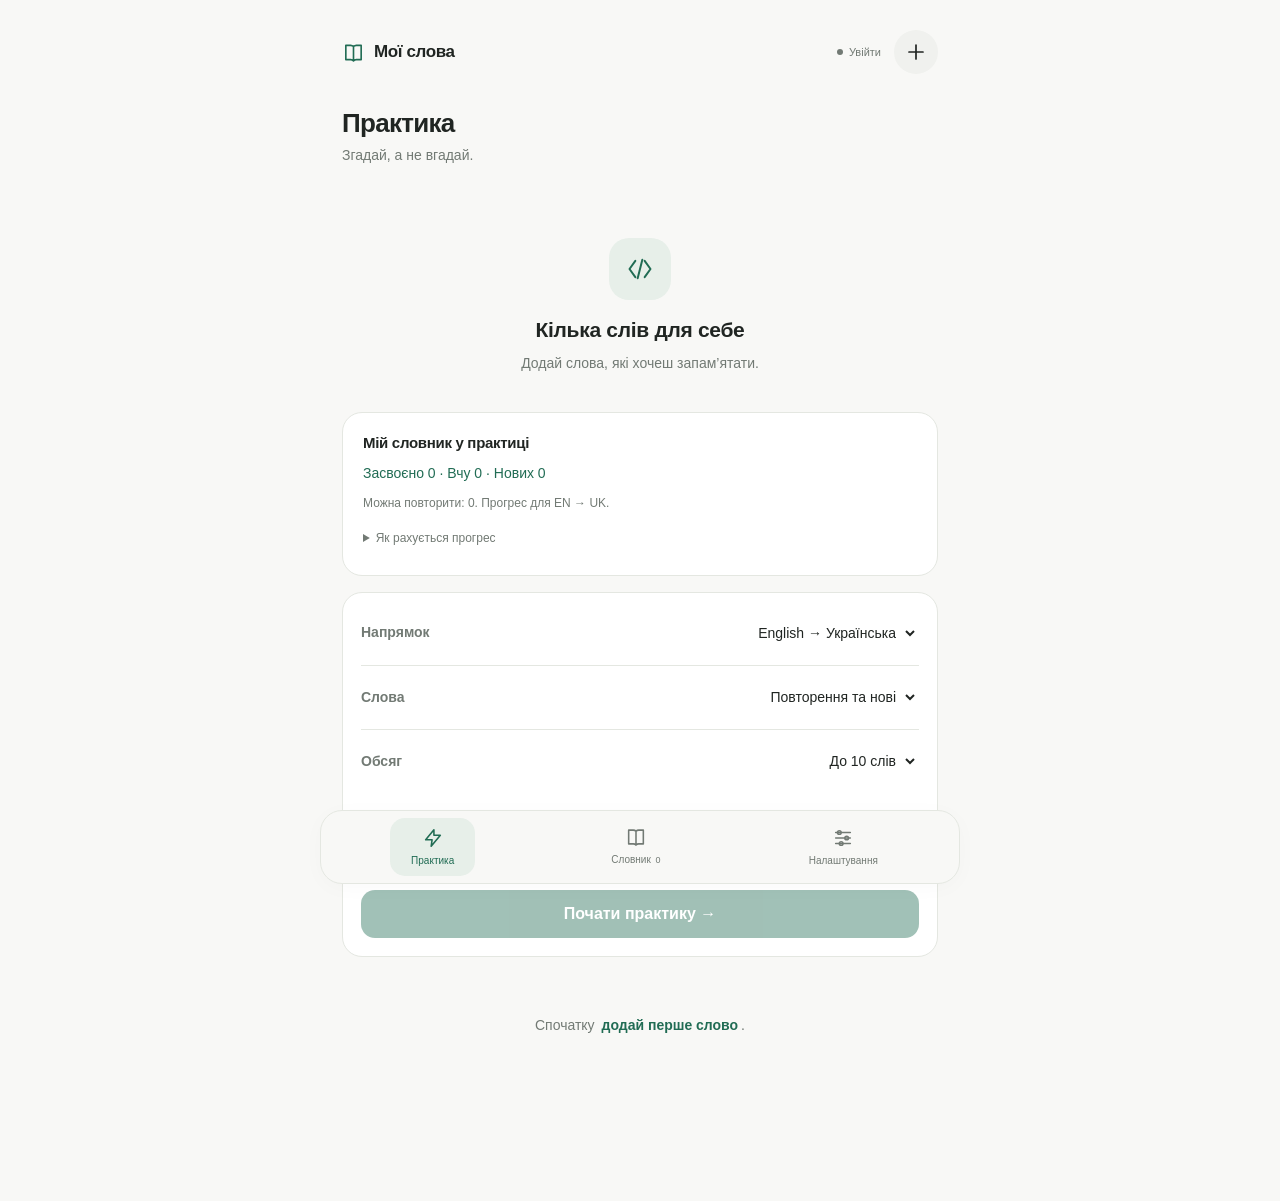
<file: index.html>
<!doctype html>
<html lang="uk">
<head>
  <meta charset="utf-8">
  <meta name="viewport" content="width=device-width, initial-scale=1, viewport-fit=cover">
  <meta name="theme-color" content="#f8f8f6" media="(prefers-color-scheme: light)">
  <meta name="theme-color" content="#212121" media="(prefers-color-scheme: dark)">
  <meta name="description" content="Твій особистий англійський словник. Пригадуй слова, додавай нові й синхронізуй між пристроями.">
  <meta name="apple-mobile-web-app-capable" content="yes">
  <meta name="apple-mobile-web-app-status-bar-style" content="default">
  <meta name="apple-mobile-web-app-title" content="Мої слова">
  <link rel="manifest" href="./manifest.webmanifest">
  <link rel="icon" href="./icons/icon.svg" type="image/svg+xml">
  <link rel="apple-touch-icon" href="./icons/apple-touch-icon.png">
  <link rel="stylesheet" href="./styles.css">
  <title>Мої слова</title>
</head>
<body>
<div class="shell">
  <header class="header">
    <a class="brand" href="./" aria-label="Мої слова — головна"><svg viewBox="0 0 24 24" aria-hidden="true"><path d="M4 4.5h5a4 4 0 0 1 3 1.3 4 4 0 0 1 3-1.3h5v15h-5a4 4 0 0 0-3 1.3 4 4 0 0 0-3-1.3H4zM12 6v14"/></svg>Мої слова</a>
    <div class="header-actions"><button id="account-shortcut" class="sync-chip" type="button" data-state="guest"><span class="sync-dot" aria-hidden="true"></span><span id="sync-chip-label">Увійти</span></button><button id="quick-add" type="button" class="icon-button" aria-label="Швидко додати слово"><svg viewBox="0 0 24 24" aria-hidden="true"><path d="M12 5v14M5 12h14"/></svg></button></div>
  </header>
  <aside id="storage-warning" class="notice danger" hidden><p id="storage-warning-text"></p><button id="reload" class="secondary" type="button">Перезавантажити</button></aside>
  <aside id="update-notice" class="notice" hidden><p>Доступна нова версія.</p><button id="update" class="text-button" type="button">Оновити застосунок</button></aside>
  <aside id="sync-alert" class="notice danger" hidden><p id="sync-alert-text"></p><button id="show-sync" class="text-button" type="button">Переглянути</button></aside>
  <main id="main">
    <section id="quiz-view" aria-labelledby="quiz-title">
      <div id="quiz-setup">
        <div class="page-heading"><div><h1 id="quiz-title">Практика</h1><p class="muted">Згадай, а не вгадай.</p></div></div>
        <div class="practice-intro"><div class="practice-mark" aria-hidden="true"><svg viewBox="0 0 24 24"><path d="m8 5-5 7 5 7M16 5l5 7-5 7M14 4l-4 16"/></svg></div><h2>Кілька слів для себе</h2><p id="available-count" class="muted"></p></div>
        <div class="panel progress-overview"><h2>Мій словник у практиці</h2><p id="progress-summary"></p><p id="review-summary" class="hint"></p><details class="progress-help"><summary>Як рахується прогрес</summary><p class="hint">Для кожного напрямку окремо. Після правильних повторень перерви зростають: 1, 3, 7, 14 і 30 днів. Після п’ятого такого пригадування — «Засвоєно». Додаткові відповіді до цієї дати додаються до лічильника, але не підвищують рівень. Помилка повертає слово до «Вчу» й пропонує повторення через 10 хвилин; попередні відповіді залишаються. «Засвоєно» — орієнтир, а не гарантія пам’яті.</p></details></div>
        <form id="start-form" class="panel practice-options"><div class="option-row"><label for="direction">Напрямок</label><select id="direction"><option value="en-uk">English → Українська</option><option value="uk-en">Українська → English</option></select></div><div class="option-row"><label for="practice-pool">Слова</label><select id="practice-pool"><option value="recommended">Повторення та нові</option><option value="all">Усі слова</option></select></div><div class="option-row"><label for="quiz-size">Обсяг</label><select id="quiz-size"><option value="10">До 10 слів</option><option value="20">До 20 слів</option><option value="all">Увесь словник</option></select></div><label class="checkbox-row"><input id="sentence-enabled" type="checkbox" checked>Іноді складати речення з ШІ</label><p id="sentence-mode-hint" class="hint"></p><button id="start" class="primary full" type="submit">Почати практику <span aria-hidden="true">→</span></button></form>
        <p id="practice-hint" class="hint center"></p><p id="quiz-empty" class="empty">Спочатку <button type="button" class="text-button" id="add-first">додай перше слово</button>.</p>
        <p id="last-quiz" class="footnote center"></p>
      </div>
      <div id="quiz-active" hidden><div class="section-line quiz-toolbar"><span id="quiz-progress" class="eyebrow"></span><button id="end-quiz" class="text-button" type="button">Завершити</button></div><progress id="progress" value="0" max="1" aria-label="Прогрес квізу"></progress><div class="question-panel"><p id="answer-language" class="muted"></p><h1 id="question" dir="auto"></h1><form id="answer-form"><label class="sr-only" for="answer">Твоя відповідь</label><input id="answer" type="text" placeholder="Твоя відповідь…" autocomplete="off" autocorrect="off" autocapitalize="none" spellcheck="false" enterkeyhint="go" maxlength="500" required><button id="check" class="primary full" type="submit">Перевірити</button></form><button id="skip" type="button" class="text-button skip">Не пам’ятаю</button><div id="feedback" class="feedback" role="status" aria-live="polite" hidden><h2 id="feedback-title"></h2><p id="expected"></p><p id="answer-progress" class="hint"></p><div id="quiz-example" class="quiz-example" hidden></div><button id="accept" class="secondary full" type="button">Зарахувати мою відповідь</button><button id="write-sentence" type="button" class="text-button full">Скласти речення з цим словом</button><button id="next" class="primary full" type="button">Наступне слово →</button></div></div></div>
      <div id="quiz-sentence" hidden aria-labelledby="sentence-title"><div class="section-line quiz-toolbar"><span class="eyebrow">СЛОВО В РЕЧЕННІ</span><button id="sentence-end" type="button" class="text-button">Завершити</button></div><div class="sentence-panel"><h1 id="sentence-title">Склади одне речення</h1><p id="sentence-word" class="sentence-target" lang="en"></p><p id="sentence-meaning" class="muted"></p><form id="sentence-form"><label for="sentence-input">Твоє речення англійською</label><textarea id="sentence-input" rows="4" minlength="8" maxlength="800" lang="en" placeholder="Write your sentence…" autocomplete="off" autocorrect="off" autocapitalize="sentences" spellcheck="false" required></textarea><p class="hint">Після натискання слово, його значення, Pattern і твоє речення надсилаються до Groq для перевірки. Не додавай особисті дані. Оцінка ШІ не змінює прогрес слова.</p><button id="sentence-check" type="submit" class="primary full">Перевірити речення</button></form><p id="sentence-error" class="sentence-error" role="status" aria-live="polite"></p><div id="sentence-result" class="feedback" hidden role="status" aria-live="polite"><h2 id="sentence-verdict"></h2><p id="sentence-explanation"></p><div id="sentence-correction-wrap"><p class="hint">Мінімальне виправлення</p><p id="sentence-correction" class="sentence-example" lang="en"></p></div><ul id="sentence-issues"></ul><details id="sentence-natural-wrap"><summary>Інший варіант · необов’язково</summary><p id="sentence-natural" class="sentence-example" lang="en"></p></details><p class="hint">ШІ може помилятися. Це підказка для практики, а не остаточна оцінка.</p></div><button id="sentence-continue" class="secondary full" type="button">Пропустити й далі →</button></div></div>
      <div id="quiz-result" hidden tabindex="-1"><div class="page-heading"><h1>Практику завершено ✓</h1></div><div class="panel result-panel"><p id="result-score" class="score"></p><p id="result-description" class="muted"></p><div class="button-row"><button id="again" class="primary" type="button">Новий квіз</button><button id="retry" class="secondary" type="button">Повторити помилки</button></div></div><div id="mistakes"></div></div>
    </section>
    <section id="words-view" aria-labelledby="words-title" hidden><div class="page-heading"><div><h1 id="words-title">Словник</h1><p id="list-count" class="muted"></p></div><button id="add-word" class="primary compact" type="button"><span aria-hidden="true">+</span> Додати</button></div><label class="sr-only" for="search">Пошук у словнику</label><div class="search-wrap"><svg viewBox="0 0 24 24" aria-hidden="true"><circle cx="10.5" cy="10.5" r="6.5"/><path d="m16 16 4.5 4.5"/></svg><input id="search" type="search" placeholder="Пошук слова або перекладу" autocomplete="off"></div><ul id="word-list" class="word-list"></ul><p id="list-empty" class="empty"></p></section>
    <section id="backup-view" aria-labelledby="backup-title" hidden><div class="page-heading"><div><h1 id="backup-title">Налаштування</h1><p class="muted">Акаунт, синхронізація й копії.</p></div></div>
      <div class="panel"><div class="section-line"><h2>Мій акаунт</h2><button id="sync-now" class="text-button" type="button" hidden>Синхронізувати ↻</button></div><p id="sync-status" class="account-status" role="status"></p><p id="account-description" class="hint"></p><form id="login-form"><label for="login-email">Пошта</label><input id="login-email" type="email" autocomplete="username" autocapitalize="none" autocorrect="off" required><label for="login-password">Пароль словника</label><input id="login-password" type="password" autocomplete="current-password" minlength="6" required><button id="login" class="primary full" type="submit">Увійти</button><p class="hint">Використай пошту й пароль користувача словника. Після першого входу локальні слова додадуться до хмари.</p></form><div id="signed-in" hidden><p id="account-email"></p><button id="logout" class="secondary full" type="button">Вийти на цьому пристрої</button></div></div>
      <div id="sync-conflicts" class="panel" hidden><h2>Обери версію слова</h2><p class="hint">Є зміни з двох пристроїв. За потреби збережи JSON-копію перед вибором.</p><div id="conflict-list"></div></div>
      <div class="panel"><h2>Резервна копія</h2><p class="muted small">Збережи слова й прогрес у JSON-файл. Старі копії теж підходять.</p><button id="export" class="secondary full" type="button">Завантажити JSON ↓</button><button id="export-raw" class="secondary full" type="button" hidden>Зберегти пошкоджені дані</button><p id="export-note" class="hint">Перевір завантаження у застосунку «Файли».</p><details class="settings-details"><summary>Відновити з JSON</summary><form id="import-form"><label for="import-file">Файл резервної копії</label><input id="import-file" type="file" accept=".json,application/json" required><label for="import-mode">Як відновити</label><select id="import-mode"><option value="merge">Додати до мого словника</option><option value="replace">Замінити весь словник</option></select><p class="hint">Додавання пропускає точні дублікати. Заміна слів пошириться на інші пристрої. Історія прогресу з копії об’єднається з наявною без повторного підрахунку; заміна її не стирає.</p><button id="import" class="secondary full" type="submit">Імпортувати</button></form></details></div>
      <details class="panel settings-details about"><summary>Про збереження даних</summary><p>Без інтернету працює локальна копія. Зміни передаються після підключення й відкриття застосунку. Прогрес слів синхронізується; підсумок останнього квізу залишається на пристрої. Прогрес починається з цього оновлення: старі підсумки не містять відповідей для кожного слова. Зміна слова або перекладу починає прогрес цієї картки заново; редагування прикладу, категорії чи Pattern його зберігає.</p><p>Вихід не видаляє локальні слова. Очищення даних браузера чи видалення застосунку можуть прибрати ще не передані зміни. Час від часу зберігай JSON-копію.</p><p>Safari та встановлений застосунок можуть мати окремі дані. Для синхронізації увійди з тією самою поштою.</p></details>
      <footer><span>Мої слова · v3.5.0</span><span id="offline-status" role="status"></span></footer>
    </section>
  </main>
</div>
<nav class="bottom-nav" aria-label="Розділи"><button type="button" data-tab="quiz" aria-current="page"><svg viewBox="0 0 24 24" aria-hidden="true"><path d="m13 3-9 11h7l-1 7 10-12h-7z"/></svg><span>Практика</span></button><button type="button" data-tab="words"><svg viewBox="0 0 24 24" aria-hidden="true"><path d="M4 4.5h5a4 4 0 0 1 3 1.3 4 4 0 0 1 3-1.3h5v15h-5a4 4 0 0 0-3 1.3 4 4 0 0 0-3-1.3H4zM12 6v14"/></svg><span>Словник <span id="word-count" class="nav-count">0</span></span></button><button type="button" data-tab="backup"><svg viewBox="0 0 24 24" aria-hidden="true"><path d="M4 6h16M4 12h16M4 18h16"/><circle cx="8" cy="6" r="2"/><circle cx="16" cy="12" r="2"/><circle cx="10" cy="18" r="2"/></svg><span>Налаштування</span></button></nav>
<dialog id="word-editor" class="editor" aria-labelledby="form-title"><div class="sheet-handle" aria-hidden="true"></div><div class="editor-heading"><h2 id="form-title">Додати слово</h2><button id="close-editor" class="icon-button" type="button" aria-label="Закрити форму"><svg viewBox="0 0 24 24" aria-hidden="true"><path d="m6 6 12 12M18 6 6 18"/></svg></button></div><form id="word-form"><label for="english">Англійське слово або вираз</label><input id="english" placeholder="Наприклад, flood" maxlength="500" lang="en" autocomplete="off" autocorrect="off" autocapitalize="none" spellcheck="false" enterkeyhint="next" required><label for="ukrainian">Український переклад</label><input id="ukrainian" placeholder="затоплювати; затопити" maxlength="500" lang="uk" autocomplete="off" enterkeyhint="done" required><p class="hint">Кілька правильних відповідей розділяй <strong>;</strong></p><label for="category">Категорія</label><select id="category" required><option value="" disabled>Обери категорію</option><option value="word" selected>Word — слово</option><option value="phrasal_verb">Phrasal Verb — фразове дієслово</option><option value="collocation">Collocation — колокація</option><option value="expression">Expression — вираз</option></select><div id="pos-row"><label for="part-of-speech">Частина мови · необов’язково</label><select id="part-of-speech"><option value="">Не вказано</option><option value="noun">Іменник</option><option value="verb">Дієслово</option><option value="adjective">Прикметник</option><option value="adverb">Прислівник</option><option value="other">Інше</option></select></div><label for="pattern">Pattern — конструкція · необов’язково</label><textarea id="pattern" maxlength="1000" rows="2" lang="en" placeholder="give in to someone/something"></textarea><p class="hint">Кілька конструкцій — кожну з нового рядка.</p><details class="example-editor"><summary>Приклад і примітка · необов’язково</summary><label for="example-en">Речення англійською</label><textarea id="example-en" maxlength="2000" rows="2" lang="en"></textarea><label for="example-uk">Переклад речення</label><textarea id="example-uk" maxlength="2000" rows="2" lang="uk"></textarea><label for="word-note">Примітка</label><textarea id="word-note" maxlength="500" rows="2" lang="uk"></textarea></details><label id="add-another-row" class="checkbox-row"><input id="add-another" type="checkbox" checked>Додати ще одне після збереження</label><div class="button-row editor-buttons"><button id="cancel-edit" class="secondary" type="button">Скасувати</button><button id="save-word" class="primary" type="submit">Додати</button></div></form><p id="editor-message" class="editor-message" role="status" aria-live="polite"></p></dialog>
<div id="toast" role="status" aria-live="polite" hidden></div><noscript>Для словника потрібен JavaScript. Увімкни його в налаштуваннях браузера.</noscript><script type="module" src="./app.js"></script>
</body>
</html>
</file>
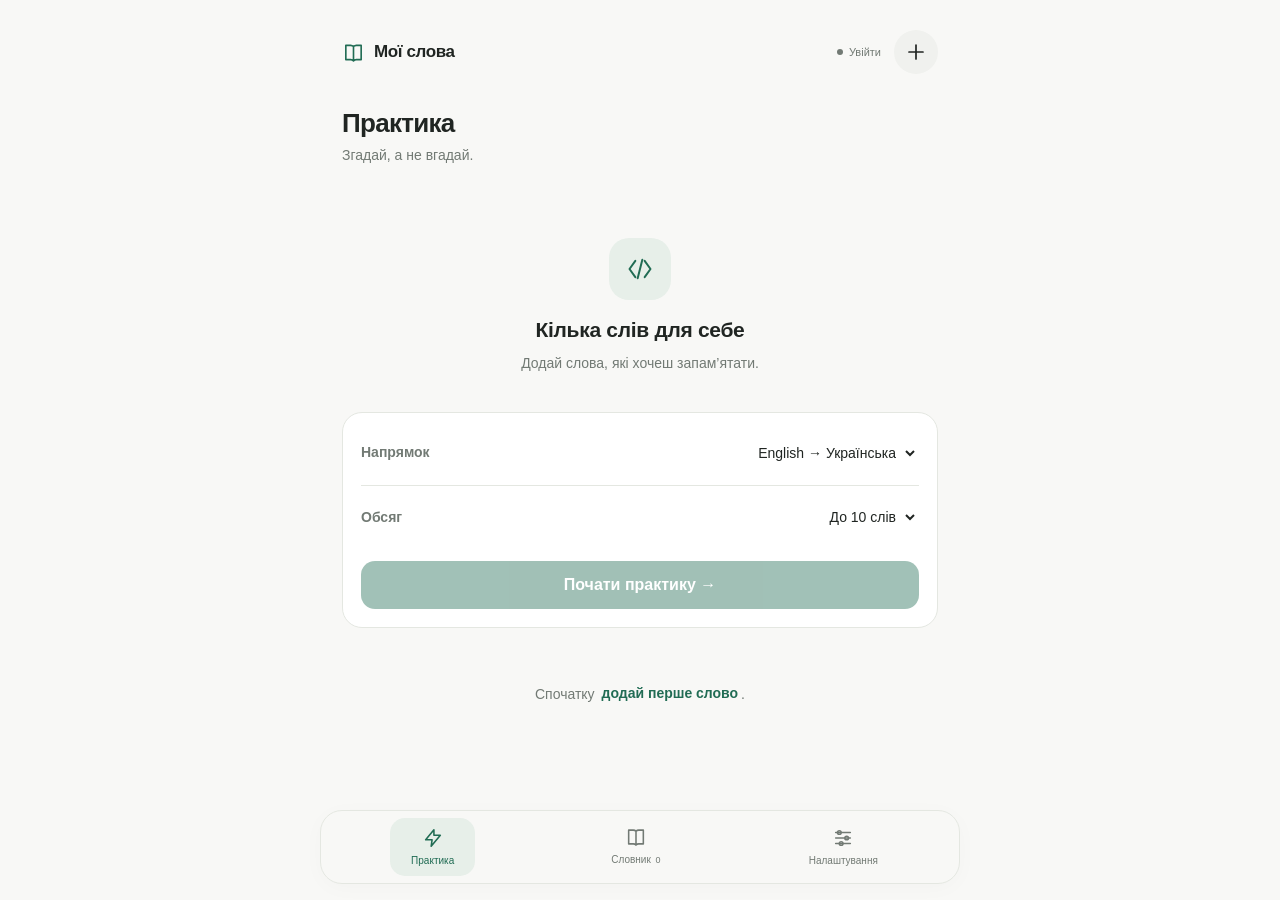
<file: website/index.html>
<!doctype html>
<html lang="uk">
<head>
  <meta charset="utf-8">
  <meta name="viewport" content="width=device-width, initial-scale=1, viewport-fit=cover">
  <meta name="theme-color" content="#f8f8f6" media="(prefers-color-scheme: light)">
  <meta name="theme-color" content="#212121" media="(prefers-color-scheme: dark)">
  <meta name="description" content="Твій особистий англійський словник. Пригадуй слова, додавай нові й синхронізуй між пристроями.">
  <meta name="apple-mobile-web-app-capable" content="yes">
  <meta name="apple-mobile-web-app-status-bar-style" content="default">
  <meta name="apple-mobile-web-app-title" content="Мої слова">
  <link rel="manifest" href="./manifest.webmanifest">
  <link rel="icon" href="./icons/icon.svg" type="image/svg+xml">
  <link rel="apple-touch-icon" href="./icons/apple-touch-icon.png">
  <link rel="stylesheet" href="./styles.css">
  <title>Мої слова</title>
</head>
<body>
<div class="shell">
  <header class="header">
    <a class="brand" href="./" aria-label="Мої слова — головна"><svg viewBox="0 0 24 24" aria-hidden="true"><path d="M4 4.5h5a4 4 0 0 1 3 1.3 4 4 0 0 1 3-1.3h5v15h-5a4 4 0 0 0-3 1.3 4 4 0 0 0-3-1.3H4zM12 6v14"/></svg>Мої слова</a>
    <div class="header-actions"><button id="account-shortcut" class="sync-chip" type="button" data-state="guest"><span class="sync-dot" aria-hidden="true"></span><span id="sync-chip-label">Увійти</span></button><button id="quick-add" type="button" class="icon-button" aria-label="Швидко додати слово"><svg viewBox="0 0 24 24" aria-hidden="true"><path d="M12 5v14M5 12h14"/></svg></button></div>
  </header>
  <aside id="storage-warning" class="notice danger" hidden><p id="storage-warning-text"></p><button id="reload" class="secondary" type="button">Перезавантажити</button></aside>
  <aside id="update-notice" class="notice" hidden><p>Доступна нова версія.</p><button id="update" class="text-button" type="button">Оновити застосунок</button></aside>
  <aside id="sync-alert" class="notice danger" hidden><p id="sync-alert-text"></p><button id="show-sync" class="text-button" type="button">Переглянути</button></aside>
  <main id="main">
    <section id="quiz-view" aria-labelledby="quiz-title">
      <div id="quiz-setup">
        <div class="page-heading"><div><h1 id="quiz-title">Практика</h1><p class="muted">Згадай, а не вгадай.</p></div></div>
        <div class="practice-intro"><div class="practice-mark" aria-hidden="true"><svg viewBox="0 0 24 24"><path d="m8 5-5 7 5 7M16 5l5 7-5 7M14 4l-4 16"/></svg></div><h2>Кілька слів для себе</h2><p id="available-count" class="muted"></p></div>
        <form id="start-form" class="panel practice-options"><div class="option-row"><label for="direction">Напрямок</label><select id="direction"><option value="en-uk">English → Українська</option><option value="uk-en">Українська → English</option></select></div><div class="option-row"><label for="quiz-size">Обсяг</label><select id="quiz-size"><option value="10">До 10 слів</option><option value="20">До 20 слів</option><option value="all">Увесь словник</option></select></div><button id="start" class="primary full" type="submit">Почати практику <span aria-hidden="true">→</span></button></form>
        <p id="quiz-empty" class="empty">Спочатку <button type="button" class="text-button" id="add-first">додай перше слово</button>.</p>
        <p id="last-quiz" class="footnote center"></p>
      </div>
      <div id="quiz-active" hidden><div class="section-line quiz-toolbar"><span id="quiz-progress" class="eyebrow"></span><button id="end-quiz" class="text-button" type="button">Завершити</button></div><progress id="progress" value="0" max="1" aria-label="Прогрес квізу"></progress><div class="question-panel"><p id="answer-language" class="muted"></p><h1 id="question" dir="auto"></h1><form id="answer-form"><label class="sr-only" for="answer">Твоя відповідь</label><input id="answer" type="text" placeholder="Твоя відповідь…" autocomplete="off" autocorrect="off" autocapitalize="none" spellcheck="false" enterkeyhint="go" maxlength="500" required><button id="check" class="primary full" type="submit">Перевірити</button></form><button id="skip" type="button" class="text-button skip">Не пам’ятаю</button><div id="feedback" class="feedback" role="status" aria-live="polite" hidden><h2 id="feedback-title"></h2><p id="expected"></p><div id="quiz-example" class="quiz-example" hidden></div><button id="accept" class="secondary full" type="button">Зарахувати мою відповідь</button><button id="next" class="primary full" type="button">Наступне слово →</button></div></div></div>
      <div id="quiz-result" hidden tabindex="-1"><div class="page-heading"><h1>Готово на сьогодні ✓</h1></div><div class="panel result-panel"><p id="result-score" class="score"></p><p id="result-description" class="muted"></p><div class="button-row"><button id="again" class="primary" type="button">Новий квіз</button><button id="retry" class="secondary" type="button">Повторити помилки</button></div></div><div id="mistakes"></div></div>
    </section>
    <section id="words-view" aria-labelledby="words-title" hidden><div class="page-heading"><div><h1 id="words-title">Словник</h1><p id="list-count" class="muted"></p></div><button id="add-word" class="primary compact" type="button"><span aria-hidden="true">+</span> Додати</button></div><label class="sr-only" for="search">Пошук у словнику</label><div class="search-wrap"><svg viewBox="0 0 24 24" aria-hidden="true"><circle cx="10.5" cy="10.5" r="6.5"/><path d="m16 16 4.5 4.5"/></svg><input id="search" type="search" placeholder="Пошук слова або перекладу" autocomplete="off"></div><ul id="word-list" class="word-list"></ul><p id="list-empty" class="empty"></p></section>
    <section id="backup-view" aria-labelledby="backup-title" hidden><div class="page-heading"><div><h1 id="backup-title">Налаштування</h1><p class="muted">Акаунт, синхронізація й копії.</p></div></div>
      <div class="panel"><div class="section-line"><h2>Мій акаунт</h2><button id="sync-now" class="text-button" type="button" hidden>Синхронізувати ↻</button></div><p id="sync-status" class="account-status" role="status"></p><p id="account-description" class="hint"></p><form id="login-form"><label for="login-email">Пошта</label><input id="login-email" type="email" autocomplete="username" autocapitalize="none" autocorrect="off" required><label for="login-password">Пароль словника</label><input id="login-password" type="password" autocomplete="current-password" minlength="6" required><button id="login" class="primary full" type="submit">Увійти</button><p class="hint">Використай пошту й пароль користувача словника. Після першого входу локальні слова додадуться до хмари.</p></form><div id="signed-in" hidden><p id="account-email"></p><button id="logout" class="secondary full" type="button">Вийти на цьому пристрої</button></div></div>
      <div id="sync-conflicts" class="panel" hidden><h2>Обери версію слова</h2><p class="hint">Є зміни з двох пристроїв. За потреби збережи JSON-копію перед вибором.</p><div id="conflict-list"></div></div>
      <div class="panel"><h2>Резервна копія</h2><p class="muted small">Збережи слова у JSON-файл. Старі копії теж підходять.</p><button id="export" class="secondary full" type="button">Завантажити JSON ↓</button><button id="export-raw" class="secondary full" type="button" hidden>Зберегти пошкоджені дані</button><p id="export-note" class="hint">Перевір завантаження у застосунку «Файли».</p><details class="settings-details"><summary>Відновити з JSON</summary><form id="import-form"><label for="import-file">Файл резервної копії</label><input id="import-file" type="file" accept=".json,application/json" required><label for="import-mode">Як відновити</label><select id="import-mode"><option value="merge">Додати до мого словника</option><option value="replace">Замінити весь словник</option></select><p class="hint">Додавання пропускає точні дублікати. Заміна після синхронізації пошириться на інші пристрої.</p><button id="import" class="secondary full" type="submit">Імпортувати</button></form></details></div>
      <details class="panel settings-details about"><summary>Про збереження даних</summary><p>Без інтернету працює локальна копія. Зміни передаються після підключення й відкриття застосунку. Підсумки квізу залишаються на пристрої.</p><p>Вихід не видаляє локальні слова. Очищення даних браузера чи видалення застосунку можуть прибрати ще не передані зміни. Час від часу зберігай JSON-копію.</p><p>Safari та встановлений застосунок можуть мати окремі дані. Для синхронізації увійди з тією самою поштою.</p></details>
      <footer><span>Мої слова · v3.1.0</span><span id="offline-status" role="status"></span></footer>
    </section>
  </main>
</div>
<nav class="bottom-nav" aria-label="Розділи"><button type="button" data-tab="quiz" aria-current="page"><svg viewBox="0 0 24 24" aria-hidden="true"><path d="m13 3-9 11h7l-1 7 10-12h-7z"/></svg><span>Практика</span></button><button type="button" data-tab="words"><svg viewBox="0 0 24 24" aria-hidden="true"><path d="M4 4.5h5a4 4 0 0 1 3 1.3 4 4 0 0 1 3-1.3h5v15h-5a4 4 0 0 0-3 1.3 4 4 0 0 0-3-1.3H4zM12 6v14"/></svg><span>Словник <span id="word-count" class="nav-count">0</span></span></button><button type="button" data-tab="backup"><svg viewBox="0 0 24 24" aria-hidden="true"><path d="M4 6h16M4 12h16M4 18h16"/><circle cx="8" cy="6" r="2"/><circle cx="16" cy="12" r="2"/><circle cx="10" cy="18" r="2"/></svg><span>Налаштування</span></button></nav>
<dialog id="word-editor" class="editor" aria-labelledby="form-title"><div class="sheet-handle" aria-hidden="true"></div><div class="editor-heading"><h2 id="form-title">Додати слово</h2><button id="close-editor" class="icon-button" type="button" aria-label="Закрити форму"><svg viewBox="0 0 24 24" aria-hidden="true"><path d="m6 6 12 12M18 6 6 18"/></svg></button></div><form id="word-form"><label for="english">Англійське слово або вираз</label><input id="english" placeholder="Наприклад, flood" maxlength="500" lang="en" autocomplete="off" autocorrect="off" autocapitalize="none" spellcheck="false" enterkeyhint="next" required><label for="ukrainian">Український переклад</label><input id="ukrainian" placeholder="затоплювати; затопити" maxlength="500" lang="uk" autocomplete="off" enterkeyhint="done" required><p class="hint">Кілька правильних відповідей розділяй <strong>;</strong></p><details class="example-editor"><summary>Приклад і примітка · необов’язково</summary><label for="example-en">Речення англійською</label><textarea id="example-en" maxlength="2000" rows="2" lang="en"></textarea><label for="example-uk">Переклад речення</label><textarea id="example-uk" maxlength="2000" rows="2" lang="uk"></textarea><label for="word-note">Примітка</label><textarea id="word-note" maxlength="500" rows="2" lang="uk"></textarea></details><label id="add-another-row" class="checkbox-row"><input id="add-another" type="checkbox" checked>Додати ще одне після збереження</label><div class="button-row editor-buttons"><button id="cancel-edit" class="secondary" type="button">Скасувати</button><button id="save-word" class="primary" type="submit">Додати</button></div></form><p id="editor-message" class="editor-message" role="status" aria-live="polite"></p></dialog>
<div id="toast" role="status" aria-live="polite" hidden></div><noscript>Для словника потрібен JavaScript. Увімкни його в налаштуваннях браузера.</noscript><script type="module" src="./app.js"></script>
</body>
</html>
</file>
<file: styles.css>
:root{color-scheme:light dark;--bg:#f8f8f6;--surface:#fff;--field:#f0f1ee;--ink:#202522;--muted:#727a74;--line:#e4e7e1;--accent:#216c54;--tint:#e7efe9;--button:#216c54;--on-button:#fff;--danger:#a23e34;--danger-bg:#fff1ec;--shadow:0 -8px 48px #20252212;font-family:-apple-system,BlinkMacSystemFont,"Segoe UI",sans-serif;font-size:16px;-webkit-text-size-adjust:100%}*{box-sizing:border-box}[hidden]{display:none!important}body{margin:0;background:var(--bg);color:var(--ink);line-height:1.5}button,input,select{font:inherit}button,a,input,select,summary{-webkit-tap-highlight-color:transparent}button{border:0;cursor:pointer;min-height:44px;padding:12px 16px;border-radius:14px;font-weight:600;color:var(--ink);background:transparent;touch-action:manipulation}button:disabled{opacity:.42;cursor:default}button:focus-visible,a:focus-visible,input:focus-visible,select:focus-visible,summary:focus-visible{outline:3px solid var(--accent);outline-offset:3px}svg{width:24px;height:24px;fill:none;stroke:currentColor;stroke-width:1.7;stroke-linecap:round;stroke-linejoin:round;flex-shrink:0}h1,h2,p{margin:0}h1{font-size:26px;line-height:1.2;letter-spacing:-.7px;font-weight:650}h2{font-size:18px;line-height:1.35;letter-spacing:-.3px;font-weight:600}input,select{min-height:50px;width:100%;border:1px solid transparent;border-radius:14px;background:var(--field);color:var(--ink);padding:13px 14px;font-size:16px}input::placeholder{color:var(--muted);opacity:.85}input:focus,select:focus{border-color:var(--accent);outline:none}label{display:block;font-size:13px;font-weight:550;margin:18px 0 8px}input[type=file]{font-size:13px;padding:12px;overflow:hidden}input[type=checkbox]{width:19px;min-height:19px;height:19px;margin:0;accent-color:var(--accent);flex-shrink:0}.shell{max-width:640px;padding:0 22px;margin:auto}.header{display:flex;justify-content:space-between;align-items:center;gap:12px;padding:22px 0 26px;padding-top:max(22px,env(safe-area-inset-top))}.brand{color:var(--ink);font-size:17px;letter-spacing:-.4px;font-weight:650;text-decoration:none;display:flex;align-items:center;gap:9px;white-space:nowrap}.brand svg{width:23px;height:23px;color:var(--accent)}.header-actions{display:flex;align-items:center;gap:5px}.icon-button{display:grid;place-items:center;width:44px;height:44px;padding:10px;border-radius:50%;background:var(--field)}.sync-chip{display:flex;align-items:center;gap:6px;font-size:11px;font-weight:500;max-width:154px;padding:8px;min-height:44px;color:var(--muted)}#sync-chip-label{overflow:hidden;text-overflow:ellipsis;white-space:nowrap}.sync-dot{width:6px;height:6px;border-radius:50%;background:var(--muted);flex-shrink:0}.sync-chip[data-state=synced] .sync-dot{background:var(--accent)}.sync-chip[data-state=pending] .sync-dot,.sync-chip[data-state=busy] .sync-dot{background:#bd862e}.sync-chip[data-state=error] .sync-dot{background:var(--danger)}main{padding-bottom:calc(106px + env(safe-area-inset-bottom))}.page-heading{display:flex;align-items:center;justify-content:space-between;gap:16px;margin-bottom:24px}.page-heading .muted{font-size:14px;margin-top:6px}.muted{color:var(--muted)}.small{font-size:14px}.hint{color:var(--muted);font-size:12px;line-height:1.6;margin-top:10px}.footnote{font-size:12px;color:var(--muted);margin-top:20px}.center{text-align:center}.panel{background:var(--surface);padding:20px;border-radius:20px;margin-bottom:16px;border:1px solid var(--line)}.primary{color:var(--on-button);background:var(--button)}.secondary{color:var(--ink);background:var(--field)}.text-button{color:var(--accent);font-size:14px;font-weight:550;padding:6px 3px}.compact{font-size:14px;min-height:44px;padding:10px 14px}.full{width:100%;margin-top:16px}.button-row{display:flex;gap:10px;flex-wrap:wrap;margin-top:18px}.button-row button{flex:1}.practice-intro{text-align:center;padding:25px 0 30px}.practice-mark{margin:0 auto 16px;display:grid;place-items:center;border-radius:20px;width:62px;height:62px;background:var(--tint);color:var(--accent)}.practice-mark svg{width:28px;height:28px}.practice-intro h2{font-size:21px;margin-bottom:8px}.practice-intro p{font-size:14px}.practice-options{padding:8px 18px 18px}.option-row{display:flex;align-items:center;gap:12px;min-height:64px}.option-row+.option-row{border-top:1px solid var(--line)}.option-row label{margin:0;color:var(--muted);font-size:14px;min-width:78px}.option-row select{font-size:14px;background:transparent;text-align:right;padding:10px 6px;min-height:44px}.practice-options .primary{margin-top:12px}.empty{text-align:center;font-size:14px;color:var(--muted);padding:28px 10px}.empty .text-button{font-size:14px}.search-wrap{position:relative}.search-wrap svg{position:absolute;top:15px;left:14px;width:20px;height:20px;color:var(--muted);pointer-events:none}.search-wrap input{padding-left:43px}.word-list{list-style:none;margin:12px 0 0;padding:0}.word-list li{padding:15px 0;border-bottom:1px solid var(--line);display:flex;align-items:center;justify-content:space-between;gap:16px}.word-content{min-width:0;overflow-wrap:anywhere}.word-content strong{display:block;font-weight:600;font-size:17px;line-height:1.4}.word-content p{font-size:14px;line-height:1.45;color:var(--muted);margin-top:4px;white-space:pre-line}.word-menu{position:relative;flex-shrink:0}.word-menu summary{list-style:none;width:44px;height:44px;display:grid;place-items:center;font-size:25px;letter-spacing:1px;color:var(--muted);border-radius:50%;cursor:pointer}.word-menu summary::-webkit-details-marker{display:none}.word-menu[open] summary{background:var(--field);color:var(--ink)}.word-actions{position:absolute;top:46px;right:0;min-width:170px;z-index:10;border-radius:14px;padding:6px;background:var(--surface);border:1px solid var(--line);box-shadow:0 8px 26px #0002}.word-actions button{display:block;width:100%;text-align:left;font-size:14px;border-radius:10px}.word-actions button:hover{background:var(--field)}.word-actions .delete{color:var(--danger)}.bottom-nav{position:fixed;bottom:0;left:50%;transform:translateX(-50%);width:100%;max-width:640px;display:flex;justify-content:space-around;background:var(--bg);border-top:1px solid var(--line);padding:7px 10px calc(7px + env(safe-area-inset-bottom));z-index:20}.bottom-nav button{display:flex;flex-direction:column;align-items:center;justify-content:center;gap:4px;font-size:10px;color:var(--muted);padding:7px 12px;min-height:58px;min-width:85px;border-radius:15px;font-weight:500}.bottom-nav button[aria-current]{color:var(--accent);background:var(--tint)}.bottom-nav svg{width:22px;height:22px}.nav-count{font-size:9px;display:inline-block;margin-left:2px}.section-line{display:flex;align-items:center;justify-content:space-between;gap:12px}.section-line h2{margin:0}.section-line .text-button{font-size:12px}.eyebrow{color:var(--muted);font-size:12px;font-weight:550;letter-spacing:.4px}.quiz-toolbar{margin-bottom:10px}progress{display:block;width:100%;height:4px;border:0;border-radius:10px;overflow:hidden;background:var(--line)}progress::-webkit-progress-bar{background:var(--line)}progress::-webkit-progress-value{background:var(--accent);border-radius:10px}progress::-moz-progress-bar{background:var(--accent)}.question-panel{padding:34px 0 10px}.question-panel>p{text-align:center;font-size:13px}.question-panel h1{text-align:center;font-size:clamp(30px,7vw,42px);letter-spacing:-.9px;line-height:1.3;overflow-wrap:anywhere;margin:18px 0 38px}.question-panel input{background:var(--surface);border:1px solid var(--line);min-height:56px;border-radius:17px}.question-panel input:focus{border-color:var(--accent)}.skip{display:block;margin:8px auto 0;color:var(--muted);font-size:13px}.feedback{border-top:1px solid var(--line);padding-top:20px;margin-top:24px;overflow-wrap:anywhere}.feedback h2{font-size:18px;color:var(--accent);margin-bottom:10px}.feedback.wrong h2{color:var(--danger)}.feedback p{font-size:14px;margin:6px 0}.feedback .full{margin-top:12px}.score{font-size:54px;font-weight:600;letter-spacing:-2px;margin-bottom:10px}.result-panel{text-align:center;padding-top:30px}.result-panel .muted{font-size:14px}.mistake{border-bottom:1px solid var(--line);padding:16px 0;overflow-wrap:anywhere}.mistake p{font-size:14px;margin-top:5px}#mistakes h2{font-size:16px;margin:28px 0 4px}.account-status{color:var(--muted);font-size:13px;margin-top:10px;overflow-wrap:anywhere}#account-email{font-size:15px;margin-top:14px;overflow-wrap:anywhere}.settings-details{margin-top:20px;border-top:1px solid var(--line);padding-top:14px}.settings-details summary{cursor:pointer;min-height:44px;display:flex;align-items:center;justify-content:space-between;font-size:14px;font-weight:550;list-style:none}.settings-details summary::after{content:'+';font-size:20px;color:var(--muted)}.settings-details[open] summary::after{content:'−'}.settings-details summary::-webkit-details-marker{display:none}.settings-details.about{margin-top:0;padding-top:14px}.about p{font-size:13px;color:var(--muted);margin:12px 0}.notice{background:var(--tint);padding:12px 14px;border-radius:14px;margin-bottom:18px;font-size:13px;overflow-wrap:anywhere}.notice p{margin:0}.danger{background:var(--danger-bg);color:var(--danger)}.notice .text-button{font-size:13px;padding:4px 0}.sync-error{color:var(--danger)}.conflict-card{border-top:1px solid var(--line);padding-top:15px;margin-top:18px;overflow-wrap:anywhere}.conflict-card p{font-size:13px;margin:7px 0}.conflict-card .button-row button{font-size:13px}.editor{color:var(--ink);background:var(--surface);border:0;box-shadow:var(--shadow);border-radius:26px 26px 0 0;padding:10px 24px max(24px,env(safe-area-inset-bottom));margin:0 auto;inset:auto 0 0;width:min(100%,560px);max-width:100%;max-height:calc(var(--viewport-height,100dvh) - 12px);overflow-y:auto;overscroll-behavior:contain}.editor::backdrop{background:#0006}.sheet-handle{height:4px;width:34px;border-radius:10px;background:var(--line);margin:0 auto 10px}.editor-heading{display:flex;align-items:center;justify-content:space-between;gap:14px}.editor-heading h2{font-size:20px}.editor-heading .icon-button{width:40px;height:40px;min-height:40px;background:none;color:var(--muted)}.editor-heading svg{width:20px;height:20px}.editor label:first-child{margin-top:14px}.checkbox-row{display:flex;align-items:center;gap:10px;font-weight:400;font-size:13px;color:var(--muted);min-height:44px;margin:12px 0 0}.editor-buttons{flex-wrap:nowrap;margin-top:14px}.editor-buttons .primary{flex:2}.editor-message{font-size:13px;color:var(--accent);min-height:20px;margin-top:12px}.editor-message.error{color:var(--danger)}body:has(dialog[open]){overflow:hidden}#toast{position:fixed;z-index:100;bottom:calc(88px + env(safe-area-inset-bottom));left:50%;transform:translateX(-50%);color:var(--surface);background:var(--ink);padding:13px 17px;border-radius:14px;width:max-content;max-width:calc(100% - 32px);font-size:14px;box-shadow:0 6px 30px #0002}#toast.error{background:var(--danger);color:#fff}footer{display:flex;justify-content:space-between;gap:12px;font-size:11px;color:var(--muted);padding:8px 2px 10px;flex-wrap:wrap}.sr-only{position:absolute;width:1px;height:1px;padding:0;margin:-1px;overflow:hidden;clip:rect(0,0,0,0);white-space:nowrap;border:0}.keyboard-open .bottom-nav{display:none}.keyboard-open #toast{bottom:16px}.keyboard-open main{padding-bottom:24px}@media(min-width:700px){.header{padding-top:30px;padding-bottom:34px}.bottom-nav{bottom:16px;border:1px solid var(--line);border-radius:22px;width:calc(100% - 40px);padding-bottom:7px;box-shadow:0 4px 22px #00000006}.practice-intro{padding-top:48px;padding-bottom:38px}.editor{inset:10vh 0 auto;border-radius:24px;max-height:80vh;padding:14px 28px 24px}.sheet-handle{display:none}}@media(max-width:360px){.shell{padding:0 16px}.brand{font-size:15px;gap:6px}.sync-chip{max-width:118px;font-size:10px;padding:5px}.header-actions{gap:2px}.option-row label{min-width:63px}.option-row select{font-size:13px}.bottom-nav button{min-width:80px}.panel{padding:17px}.editor{padding-left:20px;padding-right:20px}}@media(prefers-color-scheme:dark){:root{--bg:#212121;--surface:#292929;--field:#333;--ink:#ecefeb;--muted:#a3aaa3;--line:#3d423d;--accent:#9ccdb3;--tint:#2c3d33;--button:#b0d8c0;--on-button:#18251e;--danger:#f5ada1;--danger-bg:#442d29;--shadow:0 -8px 48px #0005}.word-actions{box-shadow:0 8px 26px #0006}#toast.error{background:#8d3b32;color:#fff}}@media(prefers-reduced-motion:reduce){*{scroll-behavior:auto!important}}

.word-menu[data-side=up] .word-actions{top:auto;bottom:46px}

/* Optional examples remain folded in the dictionary and appear after checking. */
.word-examples{font-size:.9rem;margin-top:.55rem}.word-examples summary,.example-editor summary{cursor:pointer;color:var(--accent,#216b56)}.word-examples p{margin:.5rem 0;white-space:pre-wrap}.quiz-example{border-top:1px solid var(--line,#dce3de);margin-top:1rem;padding-top:.6rem;font-size:.95rem;white-space:pre-wrap}.example-editor{margin:1rem 0}.example-editor[open] summary{margin-bottom:1rem}.editor textarea{display:block;width:100%;resize:vertical;font:inherit;line-height:1.5;min-height:70px;padding:12px;border:1px solid var(--line,#dce3de);border-radius:12px;background:transparent;color:inherit;margin-bottom:14px}.editor{max-height:calc(100dvh - 32px);overflow-y:auto}.word-content{min-width:0;overflow-wrap:anywhere}

.word-label,.pos-label{display:inline-block;font-size:11px;line-height:1.4;padding:3px 8px;border-radius:8px;margin:5px 5px 0 0}.word-label{background:var(--tint);color:var(--accent)}.pos-label{background:var(--field);color:var(--muted)}.word-content .word-pattern,.feedback .word-pattern{white-space:pre-line;color:var(--ink);font-family:ui-monospace,SFMono-Regular,Menlo,monospace;font-size:13px;overflow-wrap:anywhere}#pattern{margin-bottom:0}#pos-row select{margin-bottom:0}

/* Quiet per-word progress: no streak calendar, goals or missed-day indicators. */
.progress-overview h2{font-size:15px}.progress-overview>p{font-size:14px;margin-top:10px;color:var(--accent)}.progress-overview .hint{color:var(--muted);font-size:12px}.progress-help{margin-top:10px}.progress-help summary,.word-progress summary{cursor:pointer;color:var(--muted);font-size:12px;min-height:32px;line-height:1.5;padding:6px 0}.word-progress{margin-top:6px}.word-content .word-progress p{font-size:12px}.word-content .word-progress .progress-name{color:var(--accent);margin-top:10px}#answer-progress{color:var(--muted);font-size:12px;margin:10px 0}#practice-hint{margin:0 4px 18px}.progress-help summary:focus-visible,.word-progress summary:focus-visible{outline:2px solid var(--accent);outline-offset:2px}

.sentence-panel{padding:22px 0}.sentence-panel h1{font-size:25px}.sentence-target{font-size:29px;line-height:1.3;font-weight:600;margin:24px 0 6px;overflow-wrap:anywhere}.sentence-panel textarea{display:block;resize:vertical;width:100%;font:inherit;color:var(--ink);line-height:1.6;background:var(--surface);border:1px solid var(--line);border-radius:17px;padding:16px;min-height:140px}.sentence-panel textarea:focus{outline:2px solid var(--accent);outline-offset:2px}.sentence-panel p,.sentence-panel li{overflow-wrap:anywhere}.sentence-panel .sentence-example{white-space:pre-wrap;background:var(--field);padding:14px;border-radius:12px}.sentence-panel .feedback details{margin-top:14px}.sentence-panel summary{cursor:pointer;font-size:13px;color:var(--accent);padding:8px 0}.sentence-error{color:var(--danger);font-size:13px;white-space:pre-wrap;margin-top:12px}#sentence-issues{padding-left:20px;font-size:14px}#sentence-input:disabled{opacity:.7}
</file>
<file: website/styles.css>
:root{color-scheme:light dark;--bg:#f8f8f6;--surface:#fff;--field:#f0f1ee;--ink:#202522;--muted:#727a74;--line:#e4e7e1;--accent:#216c54;--tint:#e7efe9;--button:#216c54;--on-button:#fff;--danger:#a23e34;--danger-bg:#fff1ec;--shadow:0 -8px 48px #20252212;font-family:-apple-system,BlinkMacSystemFont,"Segoe UI",sans-serif;font-size:16px;-webkit-text-size-adjust:100%}*{box-sizing:border-box}[hidden]{display:none!important}body{margin:0;background:var(--bg);color:var(--ink);line-height:1.5}button,input,select{font:inherit}button,a,input,select,summary{-webkit-tap-highlight-color:transparent}button{border:0;cursor:pointer;min-height:44px;padding:12px 16px;border-radius:14px;font-weight:600;color:var(--ink);background:transparent;touch-action:manipulation}button:disabled{opacity:.42;cursor:default}button:focus-visible,a:focus-visible,input:focus-visible,select:focus-visible,summary:focus-visible{outline:3px solid var(--accent);outline-offset:3px}svg{width:24px;height:24px;fill:none;stroke:currentColor;stroke-width:1.7;stroke-linecap:round;stroke-linejoin:round;flex-shrink:0}h1,h2,p{margin:0}h1{font-size:26px;line-height:1.2;letter-spacing:-.7px;font-weight:650}h2{font-size:18px;line-height:1.35;letter-spacing:-.3px;font-weight:600}input,select{min-height:50px;width:100%;border:1px solid transparent;border-radius:14px;background:var(--field);color:var(--ink);padding:13px 14px;font-size:16px}input::placeholder{color:var(--muted);opacity:.85}input:focus,select:focus{border-color:var(--accent);outline:none}label{display:block;font-size:13px;font-weight:550;margin:18px 0 8px}input[type=file]{font-size:13px;padding:12px;overflow:hidden}input[type=checkbox]{width:19px;min-height:19px;height:19px;margin:0;accent-color:var(--accent);flex-shrink:0}.shell{max-width:640px;padding:0 22px;margin:auto}.header{display:flex;justify-content:space-between;align-items:center;gap:12px;padding:22px 0 26px;padding-top:max(22px,env(safe-area-inset-top))}.brand{color:var(--ink);font-size:17px;letter-spacing:-.4px;font-weight:650;text-decoration:none;display:flex;align-items:center;gap:9px;white-space:nowrap}.brand svg{width:23px;height:23px;color:var(--accent)}.header-actions{display:flex;align-items:center;gap:5px}.icon-button{display:grid;place-items:center;width:44px;height:44px;padding:10px;border-radius:50%;background:var(--field)}.sync-chip{display:flex;align-items:center;gap:6px;font-size:11px;font-weight:500;max-width:154px;padding:8px;min-height:44px;color:var(--muted)}#sync-chip-label{overflow:hidden;text-overflow:ellipsis;white-space:nowrap}.sync-dot{width:6px;height:6px;border-radius:50%;background:var(--muted);flex-shrink:0}.sync-chip[data-state=synced] .sync-dot{background:var(--accent)}.sync-chip[data-state=pending] .sync-dot,.sync-chip[data-state=busy] .sync-dot{background:#bd862e}.sync-chip[data-state=error] .sync-dot{background:var(--danger)}main{padding-bottom:calc(106px + env(safe-area-inset-bottom))}.page-heading{display:flex;align-items:center;justify-content:space-between;gap:16px;margin-bottom:24px}.page-heading .muted{font-size:14px;margin-top:6px}.muted{color:var(--muted)}.small{font-size:14px}.hint{color:var(--muted);font-size:12px;line-height:1.6;margin-top:10px}.footnote{font-size:12px;color:var(--muted);margin-top:20px}.center{text-align:center}.panel{background:var(--surface);padding:20px;border-radius:20px;margin-bottom:16px;border:1px solid var(--line)}.primary{color:var(--on-button);background:var(--button)}.secondary{color:var(--ink);background:var(--field)}.text-button{color:var(--accent);font-size:14px;font-weight:550;padding:6px 3px}.compact{font-size:14px;min-height:44px;padding:10px 14px}.full{width:100%;margin-top:16px}.button-row{display:flex;gap:10px;flex-wrap:wrap;margin-top:18px}.button-row button{flex:1}.practice-intro{text-align:center;padding:25px 0 30px}.practice-mark{margin:0 auto 16px;display:grid;place-items:center;border-radius:20px;width:62px;height:62px;background:var(--tint);color:var(--accent)}.practice-mark svg{width:28px;height:28px}.practice-intro h2{font-size:21px;margin-bottom:8px}.practice-intro p{font-size:14px}.practice-options{padding:8px 18px 18px}.option-row{display:flex;align-items:center;gap:12px;min-height:64px}.option-row+.option-row{border-top:1px solid var(--line)}.option-row label{margin:0;color:var(--muted);font-size:14px;min-width:78px}.option-row select{font-size:14px;background:transparent;text-align:right;padding:10px 6px;min-height:44px}.practice-options .primary{margin-top:12px}.empty{text-align:center;font-size:14px;color:var(--muted);padding:28px 10px}.empty .text-button{font-size:14px}.search-wrap{position:relative}.search-wrap svg{position:absolute;top:15px;left:14px;width:20px;height:20px;color:var(--muted);pointer-events:none}.search-wrap input{padding-left:43px}.word-list{list-style:none;margin:12px 0 0;padding:0}.word-list li{padding:15px 0;border-bottom:1px solid var(--line);display:flex;align-items:center;justify-content:space-between;gap:16px}.word-content{min-width:0;overflow-wrap:anywhere}.word-content strong{display:block;font-weight:600;font-size:17px;line-height:1.4}.word-content p{font-size:14px;line-height:1.45;color:var(--muted);margin-top:4px;white-space:pre-line}.word-menu{position:relative;flex-shrink:0}.word-menu summary{list-style:none;width:44px;height:44px;display:grid;place-items:center;font-size:25px;letter-spacing:1px;color:var(--muted);border-radius:50%;cursor:pointer}.word-menu summary::-webkit-details-marker{display:none}.word-menu[open] summary{background:var(--field);color:var(--ink)}.word-actions{position:absolute;top:46px;right:0;min-width:170px;z-index:10;border-radius:14px;padding:6px;background:var(--surface);border:1px solid var(--line);box-shadow:0 8px 26px #0002}.word-actions button{display:block;width:100%;text-align:left;font-size:14px;border-radius:10px}.word-actions button:hover{background:var(--field)}.word-actions .delete{color:var(--danger)}.bottom-nav{position:fixed;bottom:0;left:50%;transform:translateX(-50%);width:100%;max-width:640px;display:flex;justify-content:space-around;background:var(--bg);border-top:1px solid var(--line);padding:7px 10px calc(7px + env(safe-area-inset-bottom));z-index:20}.bottom-nav button{display:flex;flex-direction:column;align-items:center;justify-content:center;gap:4px;font-size:10px;color:var(--muted);padding:7px 12px;min-height:58px;min-width:85px;border-radius:15px;font-weight:500}.bottom-nav button[aria-current]{color:var(--accent);background:var(--tint)}.bottom-nav svg{width:22px;height:22px}.nav-count{font-size:9px;display:inline-block;margin-left:2px}.section-line{display:flex;align-items:center;justify-content:space-between;gap:12px}.section-line h2{margin:0}.section-line .text-button{font-size:12px}.eyebrow{color:var(--muted);font-size:12px;font-weight:550;letter-spacing:.4px}.quiz-toolbar{margin-bottom:10px}progress{display:block;width:100%;height:4px;border:0;border-radius:10px;overflow:hidden;background:var(--line)}progress::-webkit-progress-bar{background:var(--line)}progress::-webkit-progress-value{background:var(--accent);border-radius:10px}progress::-moz-progress-bar{background:var(--accent)}.question-panel{padding:34px 0 10px}.question-panel>p{text-align:center;font-size:13px}.question-panel h1{text-align:center;font-size:clamp(30px,7vw,42px);letter-spacing:-.9px;line-height:1.3;overflow-wrap:anywhere;margin:18px 0 38px}.question-panel input{background:var(--surface);border:1px solid var(--line);min-height:56px;border-radius:17px}.question-panel input:focus{border-color:var(--accent)}.skip{display:block;margin:8px auto 0;color:var(--muted);font-size:13px}.feedback{border-top:1px solid var(--line);padding-top:20px;margin-top:24px;overflow-wrap:anywhere}.feedback h2{font-size:18px;color:var(--accent);margin-bottom:10px}.feedback.wrong h2{color:var(--danger)}.feedback p{font-size:14px;margin:6px 0}.feedback .full{margin-top:12px}.score{font-size:54px;font-weight:600;letter-spacing:-2px;margin-bottom:10px}.result-panel{text-align:center;padding-top:30px}.result-panel .muted{font-size:14px}.mistake{border-bottom:1px solid var(--line);padding:16px 0;overflow-wrap:anywhere}.mistake p{font-size:14px;margin-top:5px}#mistakes h2{font-size:16px;margin:28px 0 4px}.account-status{color:var(--muted);font-size:13px;margin-top:10px;overflow-wrap:anywhere}#account-email{font-size:15px;margin-top:14px;overflow-wrap:anywhere}.settings-details{margin-top:20px;border-top:1px solid var(--line);padding-top:14px}.settings-details summary{cursor:pointer;min-height:44px;display:flex;align-items:center;justify-content:space-between;font-size:14px;font-weight:550;list-style:none}.settings-details summary::after{content:'+';font-size:20px;color:var(--muted)}.settings-details[open] summary::after{content:'−'}.settings-details summary::-webkit-details-marker{display:none}.settings-details.about{margin-top:0;padding-top:14px}.about p{font-size:13px;color:var(--muted);margin:12px 0}.notice{background:var(--tint);padding:12px 14px;border-radius:14px;margin-bottom:18px;font-size:13px;overflow-wrap:anywhere}.notice p{margin:0}.danger{background:var(--danger-bg);color:var(--danger)}.notice .text-button{font-size:13px;padding:4px 0}.sync-error{color:var(--danger)}.conflict-card{border-top:1px solid var(--line);padding-top:15px;margin-top:18px;overflow-wrap:anywhere}.conflict-card p{font-size:13px;margin:7px 0}.conflict-card .button-row button{font-size:13px}.editor{color:var(--ink);background:var(--surface);border:0;box-shadow:var(--shadow);border-radius:26px 26px 0 0;padding:10px 24px max(24px,env(safe-area-inset-bottom));margin:0 auto;inset:auto 0 0;width:min(100%,560px);max-width:100%;max-height:calc(var(--viewport-height,100dvh) - 12px);overflow-y:auto;overscroll-behavior:contain}.editor::backdrop{background:#0006}.sheet-handle{height:4px;width:34px;border-radius:10px;background:var(--line);margin:0 auto 10px}.editor-heading{display:flex;align-items:center;justify-content:space-between;gap:14px}.editor-heading h2{font-size:20px}.editor-heading .icon-button{width:40px;height:40px;min-height:40px;background:none;color:var(--muted)}.editor-heading svg{width:20px;height:20px}.editor label:first-child{margin-top:14px}.checkbox-row{display:flex;align-items:center;gap:10px;font-weight:400;font-size:13px;color:var(--muted);min-height:44px;margin:12px 0 0}.editor-buttons{flex-wrap:nowrap;margin-top:14px}.editor-buttons .primary{flex:2}.editor-message{font-size:13px;color:var(--accent);min-height:20px;margin-top:12px}.editor-message.error{color:var(--danger)}body:has(dialog[open]){overflow:hidden}#toast{position:fixed;z-index:100;bottom:calc(88px + env(safe-area-inset-bottom));left:50%;transform:translateX(-50%);color:var(--surface);background:var(--ink);padding:13px 17px;border-radius:14px;width:max-content;max-width:calc(100% - 32px);font-size:14px;box-shadow:0 6px 30px #0002}#toast.error{background:var(--danger);color:#fff}footer{display:flex;justify-content:space-between;gap:12px;font-size:11px;color:var(--muted);padding:8px 2px 10px;flex-wrap:wrap}.sr-only{position:absolute;width:1px;height:1px;padding:0;margin:-1px;overflow:hidden;clip:rect(0,0,0,0);white-space:nowrap;border:0}.keyboard-open .bottom-nav{display:none}.keyboard-open #toast{bottom:16px}.keyboard-open main{padding-bottom:24px}@media(min-width:700px){.header{padding-top:30px;padding-bottom:34px}.bottom-nav{bottom:16px;border:1px solid var(--line);border-radius:22px;width:calc(100% - 40px);padding-bottom:7px;box-shadow:0 4px 22px #00000006}.practice-intro{padding-top:48px;padding-bottom:38px}.editor{inset:10vh 0 auto;border-radius:24px;max-height:80vh;padding:14px 28px 24px}.sheet-handle{display:none}}@media(max-width:360px){.shell{padding:0 16px}.brand{font-size:15px;gap:6px}.sync-chip{max-width:118px;font-size:10px;padding:5px}.header-actions{gap:2px}.option-row label{min-width:63px}.option-row select{font-size:13px}.bottom-nav button{min-width:80px}.panel{padding:17px}.editor{padding-left:20px;padding-right:20px}}@media(prefers-color-scheme:dark){:root{--bg:#212121;--surface:#292929;--field:#333;--ink:#ecefeb;--muted:#a3aaa3;--line:#3d423d;--accent:#9ccdb3;--tint:#2c3d33;--button:#b0d8c0;--on-button:#18251e;--danger:#f5ada1;--danger-bg:#442d29;--shadow:0 -8px 48px #0005}.word-actions{box-shadow:0 8px 26px #0006}#toast.error{background:#8d3b32;color:#fff}}@media(prefers-reduced-motion:reduce){*{scroll-behavior:auto!important}}

.word-menu[data-side=up] .word-actions{top:auto;bottom:46px}

/* Optional examples remain folded in the dictionary and appear after checking. */
.word-examples{font-size:.9rem;margin-top:.55rem}.word-examples summary,.example-editor summary{cursor:pointer;color:var(--accent,#216b56)}.word-examples p{margin:.5rem 0;white-space:pre-wrap}.quiz-example{border-top:1px solid var(--line,#dce3de);margin-top:1rem;padding-top:.6rem;font-size:.95rem;white-space:pre-wrap}.example-editor{margin:1rem 0}.example-editor[open] summary{margin-bottom:1rem}.editor textarea{display:block;width:100%;resize:vertical;font:inherit;line-height:1.5;min-height:70px;padding:12px;border:1px solid var(--line,#dce3de);border-radius:12px;background:transparent;color:inherit;margin-bottom:14px}.editor{max-height:calc(100dvh - 32px);overflow-y:auto}.word-content{min-width:0;overflow-wrap:anywhere}
</file>
